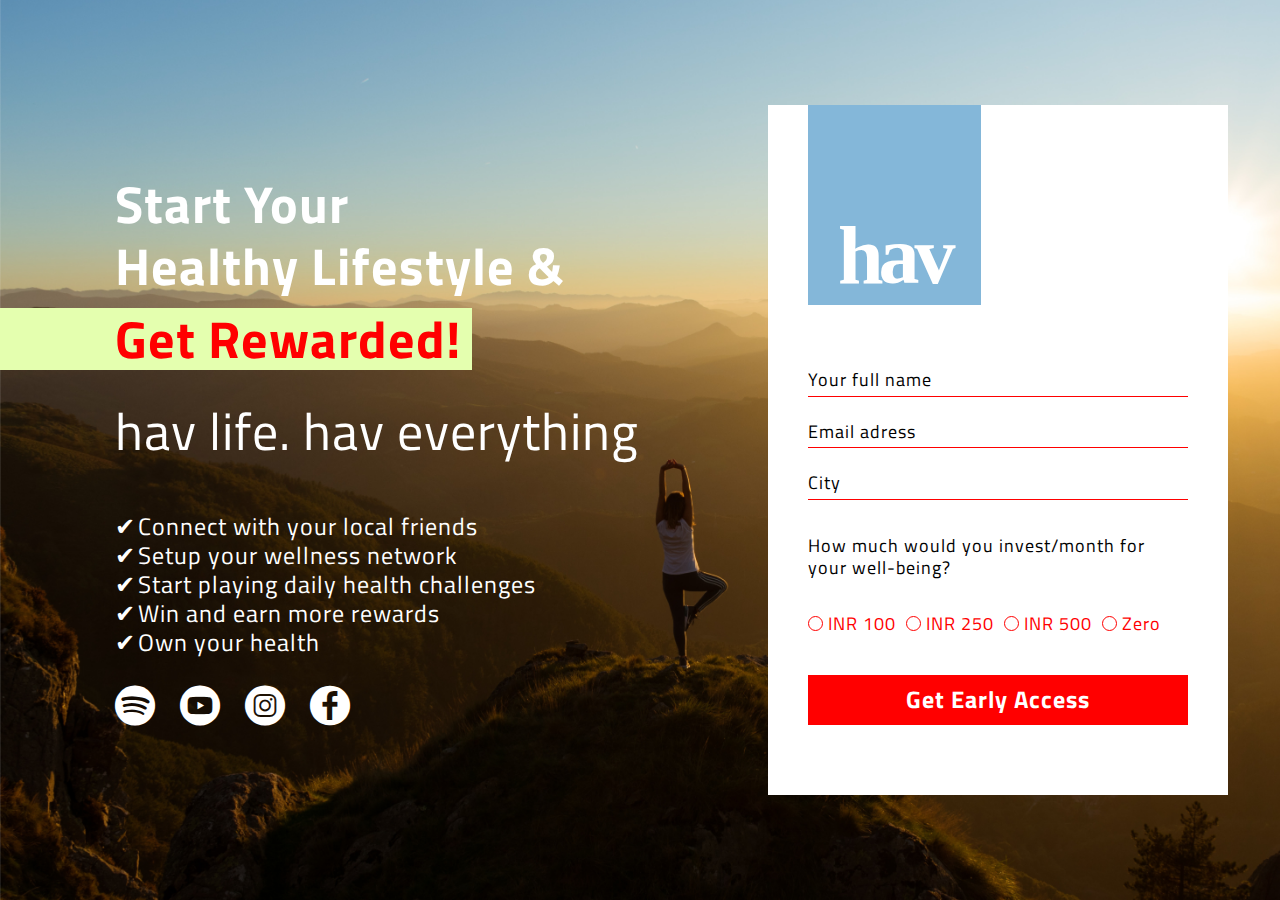
<file: index.html>
<!DOCTYPE html>
<html lang="en">
<head>
	<meta charset="UTF-8">
	<meta name="viewport" content="width=device-width, initial-scale=1">
	<title>Business Card</title>
	<link rel="stylesheet" href="css/style.css">
	<link rel="stylesheet" href="icomoon/style.css">
</head>
<body>
	<div class="background"></div>
	<div class="left-side">
		<div class="left-side__content">
			<h1 class="start">Start Your</br>Healthy Lifestyle &</h1>
			<h1 class="reward">Get Rewarded!</h1>
			<h1 class="end">hav life. hav everything</h1>
			<ul class="advantages">
				<li>Connect with your local friends</li>
				<li>Setup your wellness network</li>
				<li>Start playing daily health challenges</li>
				<li>Win and earn more rewards</li>
				<li>Own your health</li>
			</ul>
			<div class="social">
				<span class="icon-spotify"></span>
				<span class="icon-youtube"></span>
				<span class="icon-instagram"></span>
				<span class="icon-facebook-logo"></span>
			</div>
		</div>
	</div>

	<div class="right-side">
		<div class="right-side__form">
			<div class="bookmark">
				<h1 class="bookmark__name">hav</h1>
			</div>
			<form action="">
				<input type="text" placeholder="Your full name">
				<input type="text" placeholder="Email adress">
				<input type="text" placeholder="City">
				<p class="question">How much would you invest/month for your well-being?</p>

				<div class="question__answers">
					<input type="radio" id="valueChoice1" name="value">
	        <label id="first" for="valueChoice1">INR 100</label>

			    <input type="radio" id="valueChoice2" name="value">
			    <label for="valueChoice2">INR 250</label>

			    <input type="radio" id="valueChoice3" name="value">
			    <label for="valueChoice3">INR 500</label>

			    <input type="radio" id="valueChoice4" name="value">
			    <label for="valueChoice4">Zero</label>
				</div>

				<div class="submit-form">
					<button>Get Early Access</button>
				</div>
			</div>
		</form>
	</div>
</body>
</html>
</file>
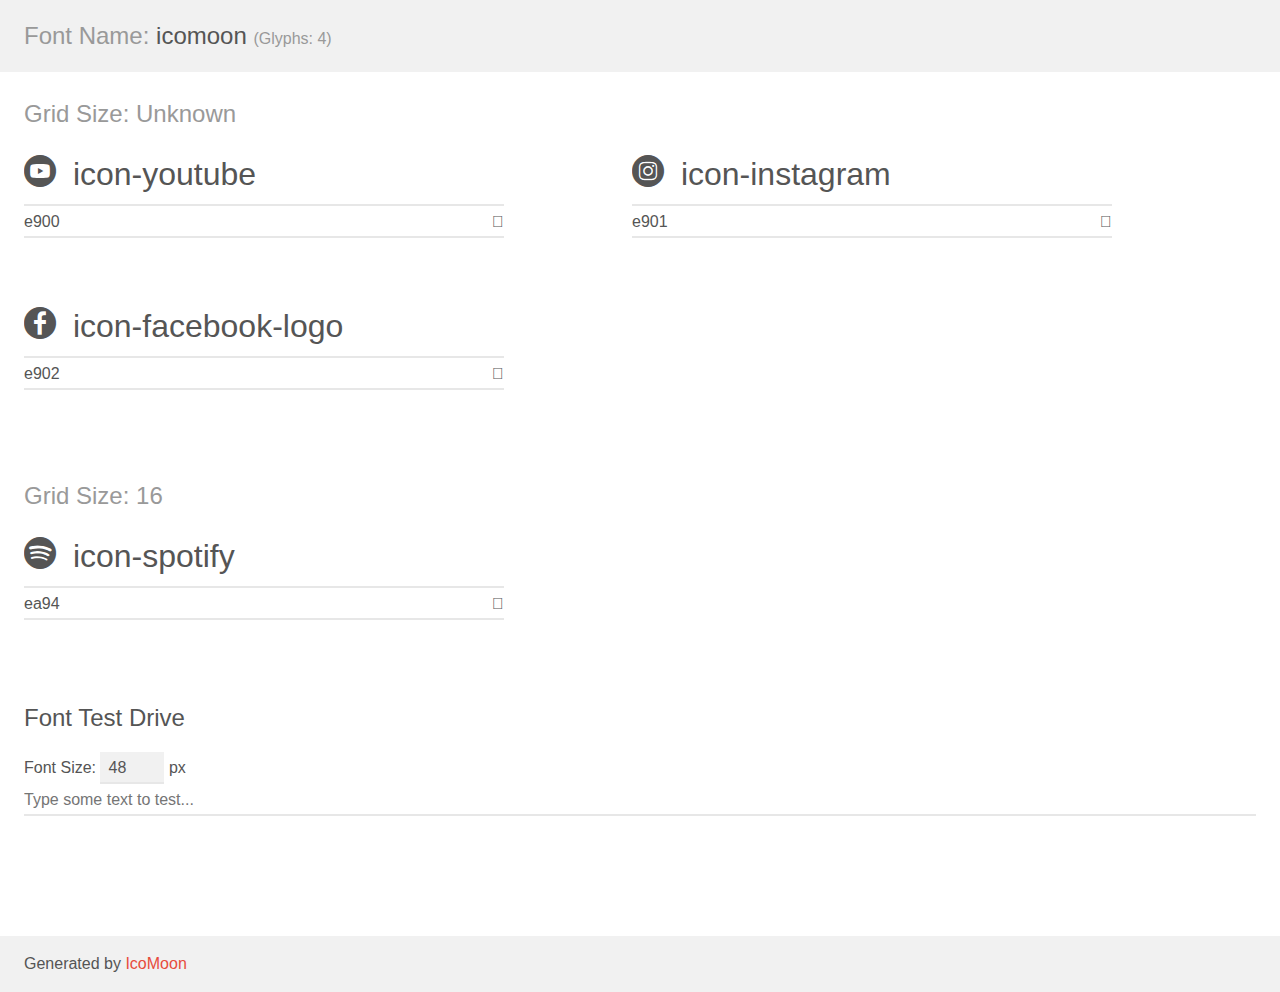
<file: icomoon/demo.html>
<!doctype html>
<html>
<head>
    <meta charset="utf-8">
    <title>IcoMoon Demo</title>
    <meta name="description" content="An Icon Font Generated By IcoMoon.io">
    <meta name="viewport" content="width=device-width, initial-scale=1">
    <link rel="stylesheet" href="demo-files/demo.css">
    <link rel="stylesheet" href="style.css"></head>
<body>
    <div class="bgc1 clearfix">
        <h1 class="mhmm mvm"><span class="fgc1">Font Name:</span> icomoon <small class="fgc1">(Glyphs:&nbsp;4)</small></h1>
    </div>
    <div class="clearfix mhl ptl">
        <h1 class="mvm mtn fgc1">Grid Size: Unknown</h1>
        <div class="glyph fs1">
            <div class="clearfix bshadow0 pbs">
                <span class="icon-youtube"></span>
                <span class="mls"> icon-youtube</span>
            </div>
            <fieldset class="fs0 size1of1 clearfix hidden-false">
                <input type="text" readonly value="e900" class="unit size1of2" />
                <input type="text" maxlength="1" readonly value="&#xe900;" class="unitRight size1of2 talign-right" />
            </fieldset>
            <div class="fs0 bshadow0 clearfix hidden-true">
                <span class="unit pvs fgc1">liga: </span>
                <input type="text" readonly value="" class="liga unitRight" />
            </div>
        </div>
        <div class="glyph fs1">
            <div class="clearfix bshadow0 pbs">
                <span class="icon-instagram"></span>
                <span class="mls"> icon-instagram</span>
            </div>
            <fieldset class="fs0 size1of1 clearfix hidden-false">
                <input type="text" readonly value="e901" class="unit size1of2" />
                <input type="text" maxlength="1" readonly value="&#xe901;" class="unitRight size1of2 talign-right" />
            </fieldset>
            <div class="fs0 bshadow0 clearfix hidden-true">
                <span class="unit pvs fgc1">liga: </span>
                <input type="text" readonly value="" class="liga unitRight" />
            </div>
        </div>
        <div class="glyph fs1">
            <div class="clearfix bshadow0 pbs">
                <span class="icon-facebook-logo"></span>
                <span class="mls"> icon-facebook-logo</span>
            </div>
            <fieldset class="fs0 size1of1 clearfix hidden-false">
                <input type="text" readonly value="e902" class="unit size1of2" />
                <input type="text" maxlength="1" readonly value="&#xe902;" class="unitRight size1of2 talign-right" />
            </fieldset>
            <div class="fs0 bshadow0 clearfix hidden-true">
                <span class="unit pvs fgc1">liga: </span>
                <input type="text" readonly value="" class="liga unitRight" />
            </div>
        </div>
    </div>
    <div class="clearfix mhl ptl">
        <h1 class="mvm mtn fgc1">Grid Size: 16</h1>
        <div class="glyph fs2">
            <div class="clearfix bshadow0 pbs">
                <span class="icon-spotify"></span>
                <span class="mls"> icon-spotify</span>
            </div>
            <fieldset class="fs0 size1of1 clearfix hidden-false">
                <input type="text" readonly value="ea94" class="unit size1of2" />
                <input type="text" maxlength="1" readonly value="&#xea94;" class="unitRight size1of2 talign-right" />
            </fieldset>
            <div class="fs0 bshadow0 clearfix hidden-true">
                <span class="unit pvs fgc1">liga: </span>
                <input type="text" readonly value="spotify, brand14" class="liga unitRight" />
            </div>
        </div>
    </div>

    <!--[if gt IE 8]><!-->
    <div class="mhl clearfix mbl">
        <h1>Font Test Drive</h1>
        <label>
            Font Size: <input id="fontSize" type="number" class="textbox0 mbm"
            min="8" value="48" />
            px
        </label>
        <input id="testText" type="text" class="phl size1of1 mvl"
        placeholder="Type some text to test..." value=""/>
        <div id="testDrive" class="icon-" style="font-family: icomoon">&nbsp;
        </div>
    </div>
    <!--<![endif]-->
    <div class="bgc1 clearfix">
        <p class="mhl">Generated by <a href="https://icomoon.io/app">IcoMoon</a></p>
    </div>

    <script src="demo-files/demo.js"></script>
</body>
</html>
</file>
<file: css/style.css>
@charset "UTF-8";
/* ZEROING */
@import url("https://fonts.googleapis.com/css2?family=Titillium+Web:wght@400;600;700&display=swap");
* {
  padding: 0;
  margin: 0;
  border: 0;
}

*, *:before, *:after {
  box-sizing: border-box;
}

:focus, :active {
  outline: none;
}

a:focus, a:active {
  outline: none;
}

nav, footer, header, aside {
  display: block;
}

html, body {
  height: 100%;
  width: 100%;
  font-size: 100%;
  line-height: 1;
  font-size: 14px;
  -ms-text-size-adjust: 100%;
  -moz-text-size-adjust: 100%;
  -webkit-text-size-adjust: 100%;
}

input, button, textarea {
  font-family: inherit;
}

input::-ms-clear {
  display: none;
}

button {
  cursor: pointer;
}

button::-moz-focus-inner {
  padding: 0;
  border: 0;
}

a, a:visited {
  text-decoration: none;
}

a:hover {
  text-decoration: none;
}

ul li {
  list-style: none;
}

img {
  vertical-align: top;
}

h1, h2, h3, h4, h5, h6 {
  font-size: inherit;
  font-weight: 400;
}

/*--------------------*/
* {
  font-family: "Titillium Web", sans-serif;
  letter-spacing: 1px;
  line-height: 1.2;
}

body {
  display: flex;
  align-items: center;
}

.background {
  width: 100vw;
  height: 100vh;
  position: absolute;
  background-image: url(../bgr.jpg);
  background-size: cover;
  background-repeat: no-repeat;
  background-position-y: center;
  z-index: -1;
}

.left-side {
  width: 60%;
  color: #fff;
}
.left-side h1 {
  font-size: 52px;
  font-weight: 700;
  padding-left: 15%;
}
.left-side .reward {
  color: red;
  background-color: #e4ffaf;
  width: -webkit-fit-content;
  width: -moz-fit-content;
  width: fit-content;
  margin: 10px 0 30px 0;
  padding-right: 10px;
}
.left-side .end {
  font-weight: 500;
  margin-bottom: 50px;
}
.left-side .advantages {
  padding-left: 15%;
  font-size: 24px;
  margin-bottom: 30px;
}
.left-side .advantages > li:before {
  content: "✔";
  color: #fff;
  padding-right: 2px;
}
.left-side .social {
  padding-left: 15%;
}
.left-side .social span {
  margin-left: 20px;
  font-size: 40px;
  cursor: pointer;
}
.left-side .social span:hover {
  color: #e4ffaf;
  transition: 0.3s;
}
.left-side .social span:first-child {
  margin-left: 0;
}

.right-side {
  background-color: #fff;
  padding: 0 40px;
}

.bookmark {
  height: 200px;
  background-color: #84b7d9;
  width: -webkit-fit-content;
  width: -moz-fit-content;
  width: fit-content;
  display: flex;
  align-items: flex-end;
}
.bookmark h1 {
  font-family: "Times New Roman";
  font-size: 82px;
  font-weight: 600;
  letter-spacing: -5px;
  margin: 0 30px;
  color: #fff;
}

form {
  display: flex;
  flex-direction: column;
  font-size: 18px;
  max-width: 380px;
  margin-top: 40px;
}
form input {
  margin-top: 20px;
  border-bottom: 1px solid red;
  font-size: 18px;
  line-height: 1.7;
}
form input::placeholder {
  font-size: 18px;
  color: black;
  padding: 0 0 5px 0;
}

.question {
  margin: 35px 0;
}

.question__answers {
  color: red;
  display: flex;
  align-items: center;
  /* COMMON RADIO AND CHECKBOX STYLES  */
  /* CUSTOM RADIO AND CHECKBOX STYLES */
}
.question__answers input {
  margin-top: 0;
}
.question__answers label {
  display: flex;
  align-items: center;
  margin-left: 10px;
}
.question__answers #first {
  margin-left: 0;
}
.question__answers input[type=radio],
.question__answers input[type=checkbox] {
  /* Hide original inputs */
  display: none;
}
.question__answers input[type=radio] + label:before,
.question__answers input[type=checkbox] + label:before {
  height: 15px;
  width: 15px;
  margin: 0 5px 0 0;
  content: " ";
  display: inline-block;
  vertical-align: baseline;
  border: 1px solid red;
}
.question__answers input[type=radio]:checked + label:before,
.question__answers input[type=checkbox]:checked + label:before {
  background: red;
}
.question__answers input[type=radio] + label:before {
  border-radius: 50%;
}
.question__answers input[type=checkbox] + label:before {
  border-radius: 2px;
}

.submit-form button {
  font-size: 24px;
  font-weight: 700;
  background-color: red;
  color: white;
  width: 100%;
  height: 50px;
  margin: 40px 0 70px;
}
.submit-form button:hover {
  color: black;
  background-color: #84b7d9;
  transition: 0.4s;
}

@media screen and (max-width: 1300px) {
  .right-side {
    margin-right: 20px;
  }
}
@media screen and (max-width: 1110px) {
  body {
    flex-direction: column;
    align-items: center;
  }

  .right-side {
    margin-right: 0;
    width: 100%;
    height: 100%;
    display: flex;
    flex-direction: column;
    align-items: center;
  }

  .background {
    background-size: auto;
    background-position: center;
    min-height: 1000px;
    top: -300px;
  }

  .left-side__content {
    padding: 0 20px;
  }
  .left-side__content h1 {
    text-align: center;
    font-size: 38px;
  }
  .left-side__content .reward {
    width: 100%;
  }

  .left-side {
    width: 100%;
    margin: 20px 0;
    display: flex;
    flex-direction: column;
    align-items: center;
  }
  .left-side h1 {
    padding: 0 20px;
  }
  .left-side .end {
    margin-bottom: 35px;
  }
  .left-side .advantages {
    padding: 0 20px;
    font-size: 20px;
    margin-bottom: 25px;
  }
  .left-side .social {
    padding: 0 20px;
    display: flex;
    justify-content: center;
  }

  .right-side {
    padding: 0 20px;
  }

  .bookmark {
    height: 150px;
  }
  .bookmark h1 {
    font-size: 54px;
    font-weight: 600;
    letter-spacing: -3px;
  }

  form {
    margin-top: 25px;
  }
  form input::placeholder {
    font-size: 17px;
  }

  .question {
    margin: 25px 0;
  }

  .submit-form button {
    font-size: 22px;
    font-weight: 700;
    background-color: red;
    color: white;
    width: 100%;
    height: 45px;
    margin: 30px 0 10px;
  }
  .submit-form button:hover {
    color: black;
    background-color: #84b7d9;
    transition: 0.4s;
  }
}
@media screen and (max-width: 480px) {
  .left-side__content {
    width: 100%;
    padding: 0;
    align-items: center;
  }
  .left-side__content h1 {
    text-align: center;
    font-size: 27px;
    padding: 0;
  }
  .left-side__content .reward {
    margin: 10px 0 15px 0;
  }

  .advantages {
    font-size: 16px !important;
    padding: 0 0 0 0 !important;
    margin-left: 15px;
  }

  .right-side {
    padding: 0 10px;
  }

  .bookmark {
    height: 130px;
  }
  .bookmark h1 {
    font-size: 42px;
    letter-spacing: -2px;
  }

  form input::placeholder {
    font-size: 16px;
  }

  .question {
    font-size: 16px;
  }

  .submit-form button {
    font-size: 20px;
  }

  .question__answers {
    font-size: 16px;
  }

  label {
    margin-left: 0px;
  }
}
@media screen and (max-width: 350px) {
  .question__answers {
    flex-direction: column;
    align-items: start;
  }

  label {
    margin-left: 10px !important;
  }
}
</file>
<file: icomoon/style.css>
@font-face {
  font-family: 'icomoon';
  src:  url('fonts/icomoon.eot?lge93q');
  src:  url('fonts/icomoon.eot?lge93q#iefix') format('embedded-opentype'),
    url('fonts/icomoon.ttf?lge93q') format('truetype'),
    url('fonts/icomoon.woff?lge93q') format('woff'),
    url('fonts/icomoon.svg?lge93q#icomoon') format('svg');
  font-weight: normal;
  font-style: normal;
  font-display: block;
}

[class^="icon-"], [class*=" icon-"] {
  /* use !important to prevent issues with browser extensions that change fonts */
  font-family: 'icomoon' !important;
  speak: never;
  font-style: normal;
  font-weight: normal;
  font-variant: normal;
  text-transform: none;
  line-height: 1;

  /* Better Font Rendering =========== */
  -webkit-font-smoothing: antialiased;
  -moz-osx-font-smoothing: grayscale;
}

.icon-youtube:before {
  content: "\e900";
}
.icon-instagram:before {
  content: "\e901";
}
.icon-facebook-logo:before {
  content: "\e902";
}
.icon-spotify:before {
  content: "\ea94";
}
</file>
<file: icomoon/demo-files/demo.css>
body {
  padding: 0;
  margin: 0;
  font-family: sans-serif;
  font-size: 1em;
  line-height: 1.5;
  color: #555;
  background: #fff;
}
h1 {
  font-size: 1.5em;
  font-weight: normal;
}
small {
  font-size: .66666667em;
}
a {
  color: #e74c3c;
  text-decoration: none;
}
a:hover, a:focus {
  box-shadow: 0 1px #e74c3c;
}
.bshadow0, input {
  box-shadow: inset 0 -2px #e7e7e7;
}
input:hover {
  box-shadow: inset 0 -2px #ccc;
}
input, fieldset {
  font-family: sans-serif;
  font-size: 1em;
  margin: 0;
  padding: 0;
  border: 0;
}
input {
  color: inherit;
  line-height: 1.5;
  height: 1.5em;
  padding: .25em 0;
}
input:focus {
  outline: none;
  box-shadow: inset 0 -2px #449fdb;
}
.glyph {
  font-size: 16px;
  width: 15em;
  padding-bottom: 1em;
  margin-right: 4em;
  margin-bottom: 1em;
  float: left;
  overflow: hidden;
}
.liga {
  width: 80%;
  width: calc(100% - 2.5em);
}
.talign-right {
  text-align: right;
}
.talign-center {
  text-align: center;
}
.bgc1 {
  background: #f1f1f1;
}
.fgc1 {
  color: #999;
}
.fgc0 {
  color: #000;
}
p {
  margin-top: 1em;
  margin-bottom: 1em;
}
.mvm {
  margin-top: .75em;
  margin-bottom: .75em;
}
.mtn {
  margin-top: 0;
}
.mtl, .mal {
  margin-top: 1.5em;
}
.mbl, .mal {
  margin-bottom: 1.5em;
}
.mal, .mhl {
  margin-left: 1.5em;
  margin-right: 1.5em;
}
.mhmm {
  margin-left: 1em;
  margin-right: 1em;
}
.mls {
  margin-left: .25em;
}
.ptl {
  padding-top: 1.5em;
}
.pbs, .pvs {
  padding-bottom: .25em;
}
.pvs, .pts {
  padding-top: .25em;
}
.unit {
  float: left;
}
.unitRight {
  float: right;
}
.size1of2 {
  width: 50%;
}
.size1of1 {
  width: 100%;
}
.clearfix:before, .clearfix:after {
  content: " ";
  display: table;
}
.clearfix:after {
  clear: both;
}
.hidden-true {
  display: none;
}
.textbox0 {
  width: 3em;
  background: #f1f1f1;
  padding: .25em .5em;
  line-height: 1.5;
  height: 1.5em;
}
#testDrive {
  display: block;
  padding-top: 24px;
  line-height: 1.5;
}
.fs0 {
  font-size: 16px;
}
.fs1 {
  font-size: 32px;
}
.fs2 {
  font-size: 32px;
}
</file>
